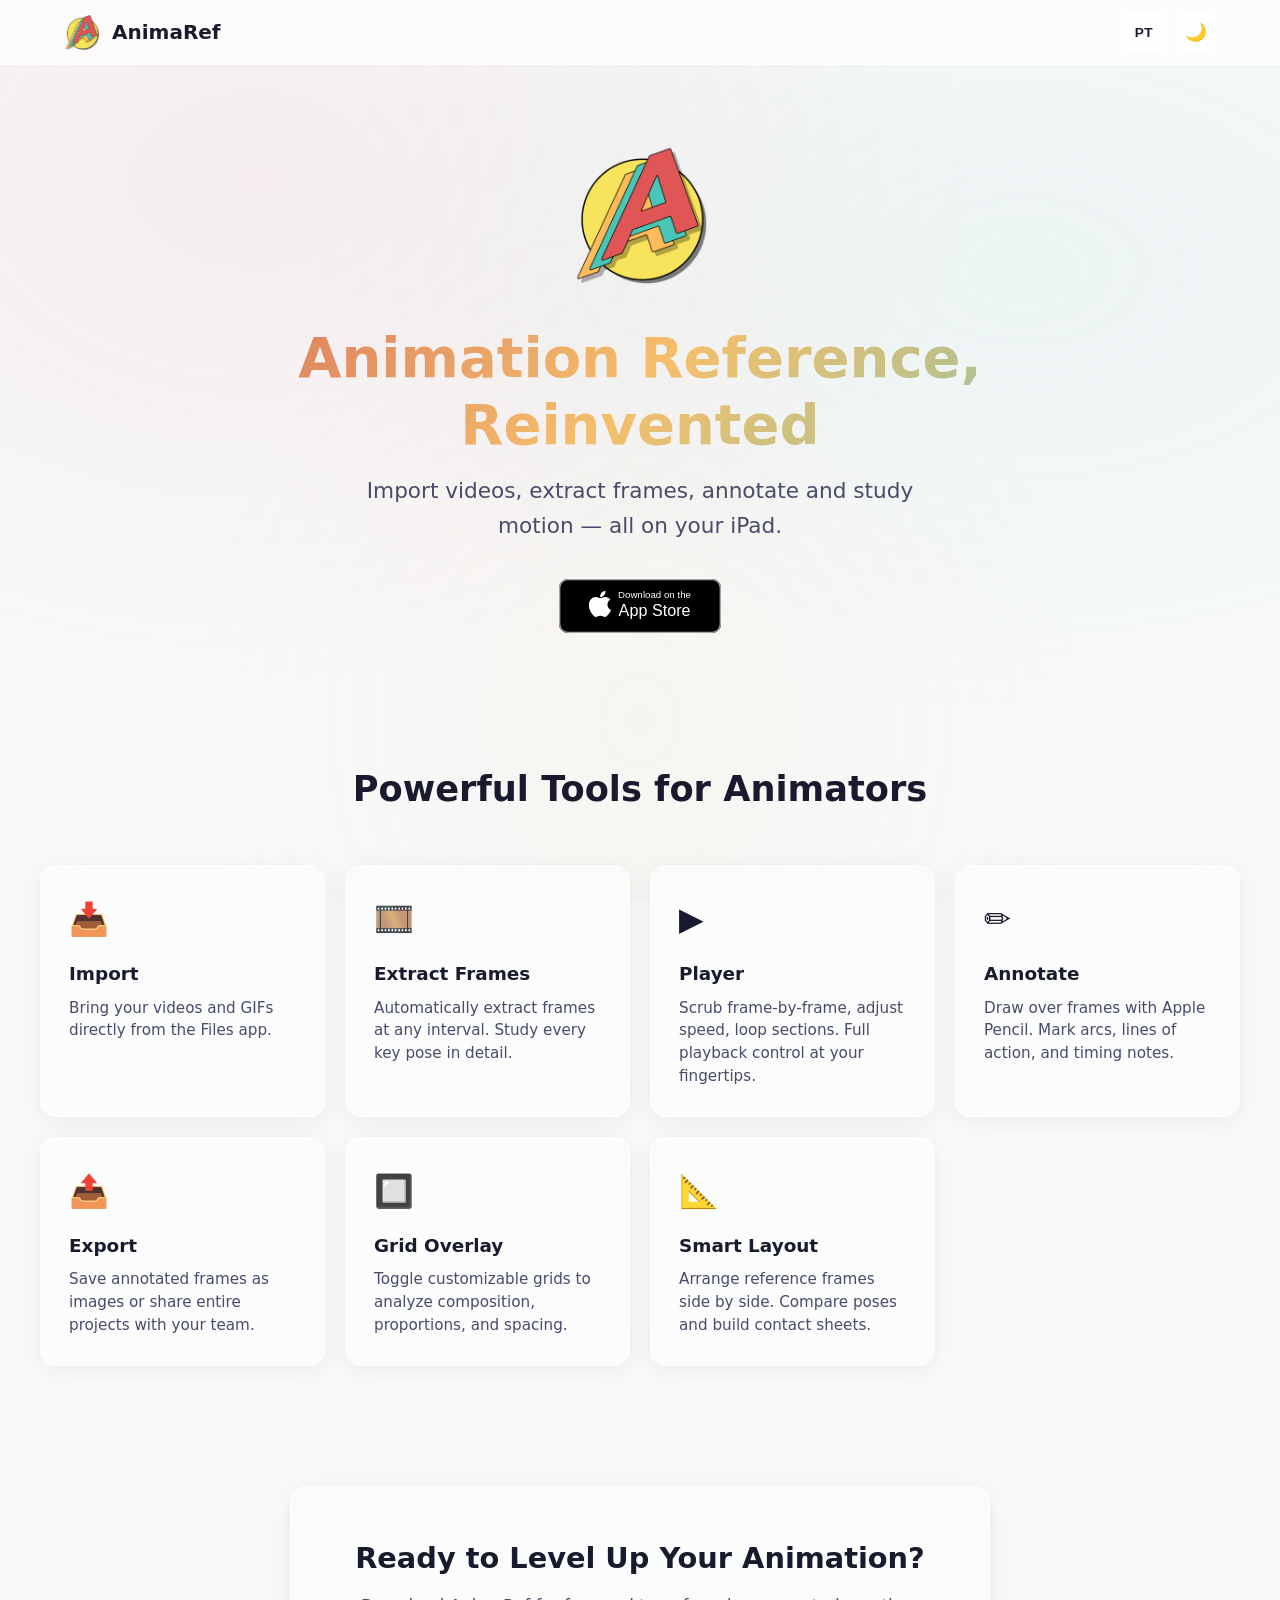
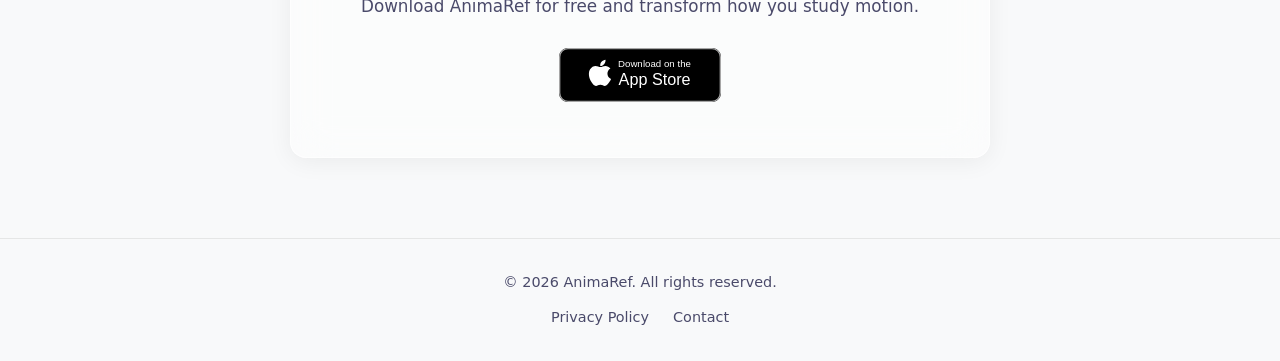
<file: index.html>
<!DOCTYPE html>
<html lang="en" data-theme="light" data-active-lang="en">
<head>
  <meta charset="UTF-8">
  <meta name="viewport" content="width=device-width, initial-scale=1.0">
  <title>AnimaRef — Animation Reference Player for iPad</title>
  <meta name="description" content="AnimaRef is the ultimate animation reference tool for iPad. Import videos, extract frames, annotate, and study motion — all offline and private.">
  <meta name="theme-color" content="#D05E59">
  <link rel="icon" type="image/png" href="assets/logo.png">
  <link rel="apple-touch-icon" href="assets/logo.png">
  <link rel="stylesheet" href="css/style.css">
</head>
<body>

  <!-- Navigation -->
  <nav class="nav">
    <div class="nav-inner">
      <a href="index.html" class="nav-brand">
        <img src="assets/logo.png" alt="AnimaRef logo" width="36" height="36">
        <span>AnimaRef</span>
      </a>
      <div class="nav-controls">
        <button id="lang-toggle" class="nav-btn lang-btn" aria-label="Toggle language">PT</button>
        <button id="theme-toggle" class="nav-btn" aria-label="Toggle dark mode">🌙</button>
      </div>
    </div>
  </nav>

  <main>
    <!-- Hero -->
    <section class="hero">
      <img src="assets/logo.png" alt="AnimaRef app icon" class="hero-logo" width="140" height="140">
      <h1 class="hero-title">
        <span data-lang-en>Animation Reference,<br>Reinvented</span>
        <span data-lang-pt>Referência de Animação,<br>Reinventada</span>
      </h1>
      <p class="hero-tagline">
        <span data-lang-en>Import videos, extract frames, annotate and study motion — all on your iPad.</span>
        <span data-lang-pt>Importe vídeos, extraia frames, anote e estude movimento — tudo no seu iPad.</span>
      </p>
      <a href="#" class="hero-badge" aria-label="Download on the App Store">
        <img src="assets/app-store-badge.svg" alt="Download on the App Store" height="54">
      </a>
    </section>

    <!-- Features -->
    <section class="features">
      <h2 class="section-title reveal">
        <span data-lang-en>Powerful Tools for Animators</span>
        <span data-lang-pt>Ferramentas Poderosas para Animadores</span>
      </h2>
      <div class="features-grid">

        <div class="feature-card glass reveal">
          <span class="feature-icon">📥</span>
          <h3>
            <span data-lang-en>Import</span>
            <span data-lang-pt>Importar</span>
          </h3>
          <p>
            <span data-lang-en>Bring your videos and GIFs directly from the Files app.</span>
            <span data-lang-pt>Traga seus vídeos e GIFs diretamente do app Arquivos.</span>
          </p>
        </div>

        <div class="feature-card glass reveal">
          <span class="feature-icon">🎞️</span>
          <h3>
            <span data-lang-en>Extract Frames</span>
            <span data-lang-pt>Extrair Frames</span>
          </h3>
          <p>
            <span data-lang-en>Automatically extract frames at any interval. Study every key pose in detail.</span>
            <span data-lang-pt>Extraia frames automaticamente em qualquer intervalo. Estude cada pose-chave em detalhe.</span>
          </p>
        </div>

        <div class="feature-card glass reveal">
          <span class="feature-icon">▶️</span>
          <h3>
            <span data-lang-en>Player</span>
            <span data-lang-pt>Player</span>
          </h3>
          <p>
            <span data-lang-en>Scrub frame-by-frame, adjust speed, loop sections. Full playback control at your fingertips.</span>
            <span data-lang-pt>Navegue frame a frame, ajuste velocidade, faça loop de trechos. Controle total de reprodução.</span>
          </p>
        </div>

        <div class="feature-card glass reveal">
          <span class="feature-icon">✏️</span>
          <h3>
            <span data-lang-en>Annotate</span>
            <span data-lang-pt>Anotar</span>
          </h3>
          <p>
            <span data-lang-en>Draw over frames with Apple Pencil. Mark arcs, lines of action, and timing notes.</span>
            <span data-lang-pt>Desenhe sobre frames com Apple Pencil. Marque arcos, linhas de ação e notas de timing.</span>
          </p>
        </div>

        <div class="feature-card glass reveal">
          <span class="feature-icon">📤</span>
          <h3>
            <span data-lang-en>Export</span>
            <span data-lang-pt>Exportar</span>
          </h3>
          <p>
            <span data-lang-en>Save annotated frames as images or share entire projects with your team.</span>
            <span data-lang-pt>Salve frames anotados como imagens ou compartilhe projetos com sua equipe.</span>
          </p>
        </div>

        <div class="feature-card glass reveal">
          <span class="feature-icon">🔲</span>
          <h3>
            <span data-lang-en>Grid Overlay</span>
            <span data-lang-pt>Grade</span>
          </h3>
          <p>
            <span data-lang-en>Toggle customizable grids to analyze composition, proportions, and spacing.</span>
            <span data-lang-pt>Ative grades personalizáveis para analisar composição, proporções e espaçamento.</span>
          </p>
        </div>

        <div class="feature-card glass reveal">
          <span class="feature-icon">📐</span>
          <h3>
            <span data-lang-en>Smart Layout</span>
            <span data-lang-pt>Layout Inteligente</span>
          </h3>
          <p>
            <span data-lang-en>Arrange reference frames side by side. Compare poses and build contact sheets.</span>
            <span data-lang-pt>Organize frames de referência lado a lado. Compare poses e crie folhas de contato.</span>
          </p>
        </div>

      </div>
    </section>

    <!-- CTA -->
    <section class="cta">
      <div class="cta-card glass reveal">
        <h2>
          <span data-lang-en>Ready to Level Up Your Animation?</span>
          <span data-lang-pt>Pronto para Elevar Sua Animação?</span>
        </h2>
        <p>
          <span data-lang-en>Download AnimaRef for free and transform how you study motion.</span>
          <span data-lang-pt>Baixe o AnimaRef gratuitamente e transforme como você estuda movimento.</span>
        </p>
        <a href="#" class="hero-badge" aria-label="Download on the App Store">
          <img src="assets/app-store-badge.svg" alt="Download on the App Store" height="54">
        </a>
      </div>
    </section>
  </main>

  <!-- Footer -->
  <footer class="footer">
    <div class="footer-inner">
      <p>&copy; <span class="current-year"></span> AnimaRef. <span data-lang-en>All rights reserved.</span><span data-lang-pt>Todos os direitos reservados.</span></p>
      <div class="footer-links">
        <a href="privacy.html">
          <span data-lang-en>Privacy Policy</span>
          <span data-lang-pt>Política de Privacidade</span>
        </a>
        <a href="mailto:gamedevnitro@gmail.com">
          <span data-lang-en>Contact</span>
          <span data-lang-pt>Contato</span>
        </a>
      </div>
    </div>
  </footer>

  <script src="js/main.js"></script>
</body>
</html>
</file>
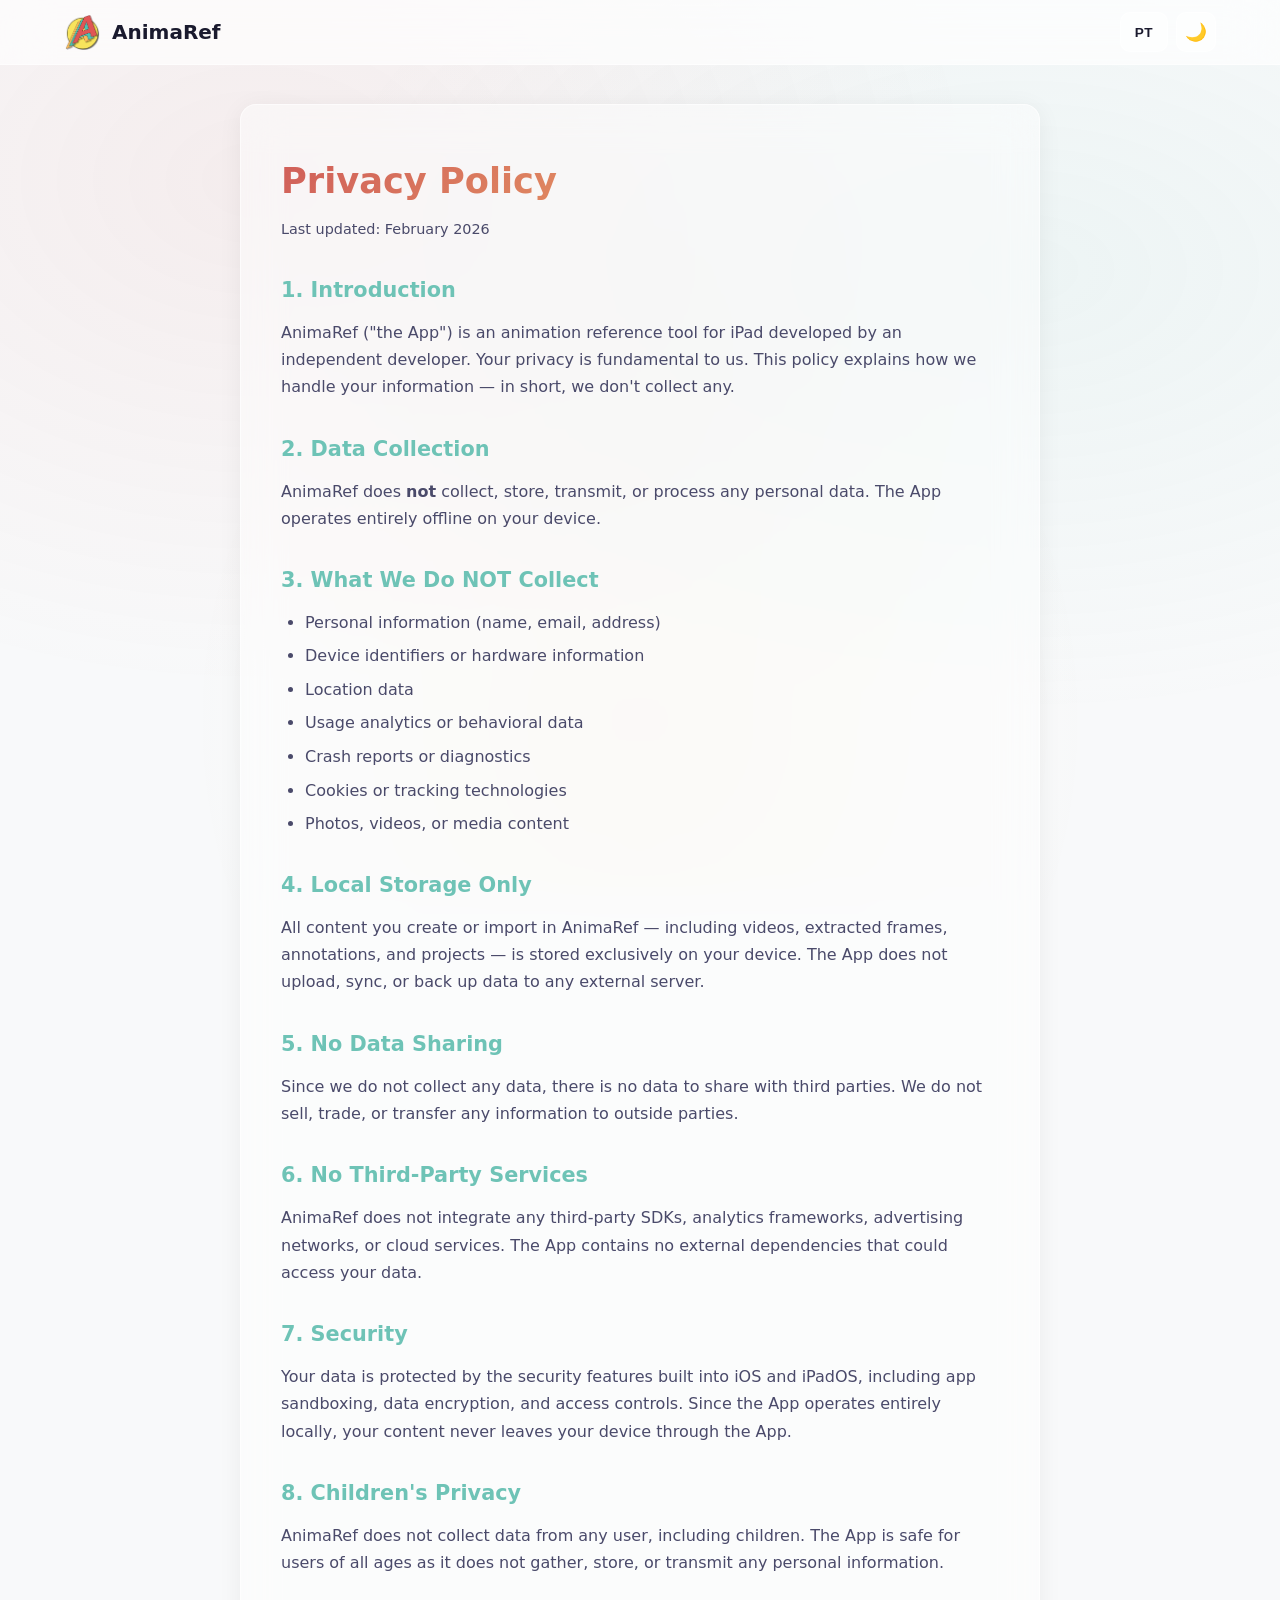
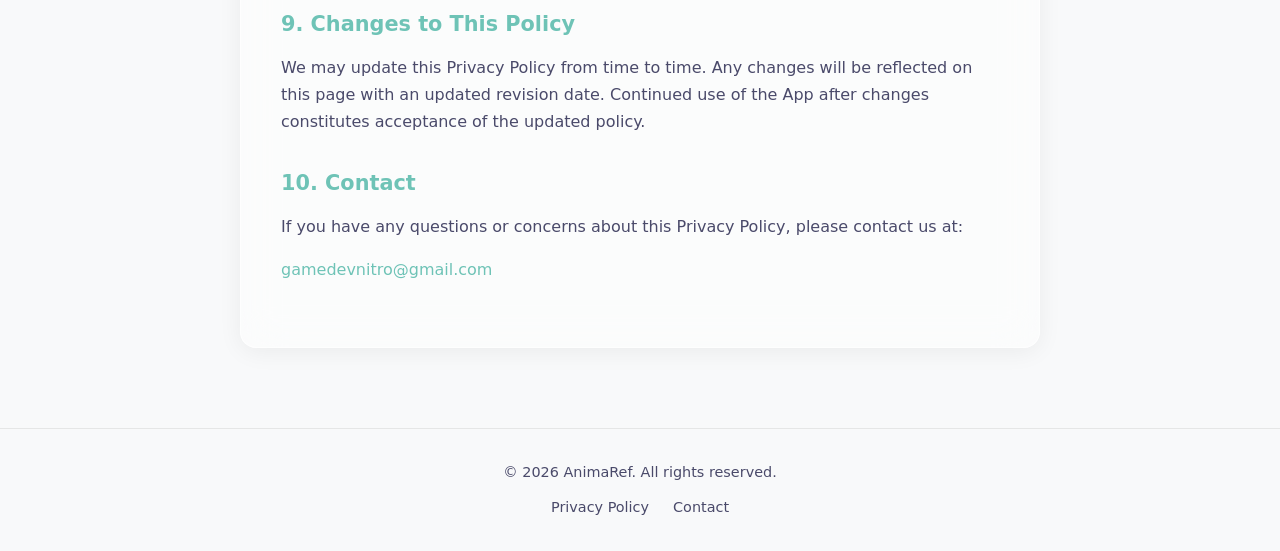
<file: privacy.html>
<!DOCTYPE html>
<html lang="en" data-theme="light" data-active-lang="en">
<head>
  <meta charset="UTF-8">
  <meta name="viewport" content="width=device-width, initial-scale=1.0">
  <title>Privacy Policy — AnimaRef</title>
  <meta name="description" content="AnimaRef Privacy Policy. We do not collect any personal data.">
  <meta name="theme-color" content="#D05E59">
  <link rel="icon" type="image/png" href="assets/logo.png">
  <link rel="apple-touch-icon" href="assets/logo.png">
  <link rel="stylesheet" href="css/style.css">
</head>
<body>

  <!-- Navigation -->
  <nav class="nav">
    <div class="nav-inner">
      <a href="index.html" class="nav-brand">
        <img src="assets/logo.png" alt="AnimaRef logo" width="36" height="36">
        <span>AnimaRef</span>
      </a>
      <div class="nav-controls">
        <button id="lang-toggle" class="nav-btn lang-btn" aria-label="Toggle language">PT</button>
        <button id="theme-toggle" class="nav-btn" aria-label="Toggle dark mode">🌙</button>
      </div>
    </div>
  </nav>

  <main>
    <div class="container">
      <div class="privacy-content glass">

        <!-- English -->
        <div data-lang-en>
          <h1>Privacy Policy</h1>
          <p class="privacy-updated">Last updated: February 2026</p>

          <h2>1. Introduction</h2>
          <p>AnimaRef ("the App") is an animation reference tool for iPad developed by an independent developer. Your privacy is fundamental to us. This policy explains how we handle your information — in short, we don't collect any.</p>

          <h2>2. Data Collection</h2>
          <p>AnimaRef does <strong>not</strong> collect, store, transmit, or process any personal data. The App operates entirely offline on your device.</p>

          <h2>3. What We Do NOT Collect</h2>
          <ul>
            <li>Personal information (name, email, address)</li>
            <li>Device identifiers or hardware information</li>
            <li>Location data</li>
            <li>Usage analytics or behavioral data</li>
            <li>Crash reports or diagnostics</li>
            <li>Cookies or tracking technologies</li>
            <li>Photos, videos, or media content</li>
          </ul>

          <h2>4. Local Storage Only</h2>
          <p>All content you create or import in AnimaRef — including videos, extracted frames, annotations, and projects — is stored exclusively on your device. The App does not upload, sync, or back up data to any external server.</p>

          <h2>5. No Data Sharing</h2>
          <p>Since we do not collect any data, there is no data to share with third parties. We do not sell, trade, or transfer any information to outside parties.</p>

          <h2>6. No Third-Party Services</h2>
          <p>AnimaRef does not integrate any third-party SDKs, analytics frameworks, advertising networks, or cloud services. The App contains no external dependencies that could access your data.</p>

          <h2>7. Security</h2>
          <p>Your data is protected by the security features built into iOS and iPadOS, including app sandboxing, data encryption, and access controls. Since the App operates entirely locally, your content never leaves your device through the App.</p>

          <h2>8. Children's Privacy</h2>
          <p>AnimaRef does not collect data from any user, including children. The App is safe for users of all ages as it does not gather, store, or transmit any personal information.</p>

          <h2>9. Changes to This Policy</h2>
          <p>We may update this Privacy Policy from time to time. Any changes will be reflected on this page with an updated revision date. Continued use of the App after changes constitutes acceptance of the updated policy.</p>

          <h2>10. Contact</h2>
          <p>If you have any questions or concerns about this Privacy Policy, please contact us at:</p>
          <p><a href="mailto:gamedevnitro@gmail.com">gamedevnitro@gmail.com</a></p>
        </div>

        <!-- Português -->
        <div data-lang-pt>
          <h1>Política de Privacidade</h1>
          <p class="privacy-updated">Última atualização: Fevereiro de 2026</p>

          <h2>1. Introdução</h2>
          <p>AnimaRef ("o App") é uma ferramenta de referência de animação para iPad desenvolvida por um desenvolvedor independente. Sua privacidade é fundamental para nós. Esta política explica como tratamos suas informações — resumindo, não coletamos nenhuma.</p>

          <h2>2. Coleta de Dados</h2>
          <p>O AnimaRef <strong>não</strong> coleta, armazena, transmite ou processa nenhum dado pessoal. O App funciona inteiramente offline no seu dispositivo.</p>

          <h2>3. O Que NÃO Coletamos</h2>
          <ul>
            <li>Informações pessoais (nome, email, endereço)</li>
            <li>Identificadores de dispositivo ou informações de hardware</li>
            <li>Dados de localização</li>
            <li>Análises de uso ou dados comportamentais</li>
            <li>Relatórios de falhas ou diagnósticos</li>
            <li>Cookies ou tecnologias de rastreamento</li>
            <li>Fotos, vídeos ou conteúdo de mídia</li>
          </ul>

          <h2>4. Armazenamento Local Apenas</h2>
          <p>Todo conteúdo que você cria ou importa no AnimaRef — incluindo vídeos, frames extraídos, anotações e projetos — é armazenado exclusivamente no seu dispositivo. O App não faz upload, sincronização ou backup de dados para nenhum servidor externo.</p>

          <h2>5. Sem Compartilhamento de Dados</h2>
          <p>Como não coletamos nenhum dado, não há dados para compartilhar com terceiros. Não vendemos, negociamos ou transferimos nenhuma informação para partes externas.</p>

          <h2>6. Sem Serviços de Terceiros</h2>
          <p>O AnimaRef não integra nenhum SDK de terceiros, frameworks de análise, redes de publicidade ou serviços em nuvem. O App não contém dependências externas que possam acessar seus dados.</p>

          <h2>7. Segurança</h2>
          <p>Seus dados são protegidos pelos recursos de segurança nativos do iOS e iPadOS, incluindo sandboxing de apps, criptografia de dados e controles de acesso. Como o App opera inteiramente de forma local, seu conteúdo nunca sai do seu dispositivo através do App.</p>

          <h2>8. Privacidade de Crianças</h2>
          <p>O AnimaRef não coleta dados de nenhum usuário, incluindo crianças. O App é seguro para usuários de todas as idades, pois não coleta, armazena ou transmite nenhuma informação pessoal.</p>

          <h2>9. Alterações nesta Política</h2>
          <p>Podemos atualizar esta Política de Privacidade periodicamente. Quaisquer alterações serão refletidas nesta página com uma data de revisão atualizada. O uso continuado do App após as alterações constitui aceitação da política atualizada.</p>

          <h2>10. Contato</h2>
          <p>Se você tiver qualquer dúvida ou preocupação sobre esta Política de Privacidade, entre em contato conosco em:</p>
          <p><a href="mailto:gamedevnitro@gmail.com">gamedevnitro@gmail.com</a></p>
        </div>

      </div>
    </div>
  </main>

  <!-- Footer -->
  <footer class="footer">
    <div class="footer-inner">
      <p>&copy; <span class="current-year"></span> AnimaRef. <span data-lang-en>All rights reserved.</span><span data-lang-pt>Todos os direitos reservados.</span></p>
      <div class="footer-links">
        <a href="privacy.html">
          <span data-lang-en>Privacy Policy</span>
          <span data-lang-pt>Política de Privacidade</span>
        </a>
        <a href="mailto:gamedevnitro@gmail.com">
          <span data-lang-en>Contact</span>
          <span data-lang-pt>Contato</span>
        </a>
      </div>
    </div>
  </footer>

  <script src="js/main.js"></script>
</body>
</html>
</file>
<file: css/style.css>
/* ============================================
   AnimaRef Design System
   ============================================ */

/* --- CSS Custom Properties --- */
:root {
  /* Brand colors */
  --brand-red: #D05E59;
  --brand-gold: #F4BF6B;
  --brand-teal: #6EC3B6;
  --brand-gold-secondary: #F4E472;

  /* Light mode */
  --bg-primary: #f8f9fa;
  --bg-secondary: #ffffff;
  --text-primary: #1a1a2e;
  --text-secondary: #4a4a6a;
  --glass-bg: rgba(255, 255, 255, 0.45);
  --glass-border: rgba(255, 255, 255, 0.6);
  --glass-shadow: rgba(0, 0, 0, 0.06);
  --nav-bg: rgba(255, 255, 255, 0.65);
  --card-hover-shadow: rgba(0, 0, 0, 0.1);
  --divider: rgba(0, 0, 0, 0.08);
}

[data-theme="dark"] {
  --bg-primary: #0f0f1a;
  --bg-secondary: #1a1a2e;
  --text-primary: #e8e8f0;
  --text-secondary: #a0a0b8;
  --glass-bg: rgba(30, 30, 50, 0.5);
  --glass-border: rgba(255, 255, 255, 0.1);
  --glass-shadow: rgba(0, 0, 0, 0.2);
  --nav-bg: rgba(15, 15, 26, 0.75);
  --card-hover-shadow: rgba(0, 0, 0, 0.3);
  --divider: rgba(255, 255, 255, 0.08);
}

/* --- Reset & Base --- */
*,
*::before,
*::after {
  margin: 0;
  padding: 0;
  box-sizing: border-box;
}

html {
  scroll-behavior: smooth;
}

body {
  font-family: -apple-system, "SF Pro Display", "SF Pro Text", "Helvetica Neue",
    system-ui, sans-serif;
  color: var(--text-primary);
  background-color: var(--bg-primary);
  line-height: 1.6;
  min-height: 100vh;
  overflow-x: hidden;
  transition: background-color 0.3s ease, color 0.3s ease;
}

/* --- Background Gradient --- */
body::before {
  content: "";
  position: fixed;
  top: 0;
  left: 0;
  width: 100%;
  height: 100%;
  background:
    radial-gradient(ellipse at 20% 20%, rgba(208, 94, 89, 0.08) 0%, transparent 50%),
    radial-gradient(ellipse at 80% 30%, rgba(110, 195, 182, 0.08) 0%, transparent 50%),
    radial-gradient(ellipse at 50% 80%, rgba(244, 191, 107, 0.06) 0%, transparent 50%);
  pointer-events: none;
  z-index: 0;
}

[data-theme="dark"] body::before {
  background:
    radial-gradient(ellipse at 20% 20%, rgba(208, 94, 89, 0.12) 0%, transparent 50%),
    radial-gradient(ellipse at 80% 30%, rgba(110, 195, 182, 0.1) 0%, transparent 50%),
    radial-gradient(ellipse at 50% 80%, rgba(244, 191, 107, 0.08) 0%, transparent 50%);
}

/* --- Glass Effect --- */
.glass {
  background: var(--glass-bg);
  backdrop-filter: blur(20px);
  -webkit-backdrop-filter: blur(20px);
  border: 1px solid var(--glass-border);
  border-radius: 16px;
  box-shadow: 0 4px 24px var(--glass-shadow);
}

/* --- Navigation --- */
.nav {
  position: fixed;
  top: 0;
  left: 0;
  right: 0;
  z-index: 100;
  background: var(--nav-bg);
  backdrop-filter: blur(24px);
  -webkit-backdrop-filter: blur(24px);
  border-bottom: 1px solid var(--glass-border);
  transition: background 0.3s ease;
}

.nav-inner {
  max-width: 1200px;
  margin: 0 auto;
  padding: 0 24px;
  height: 64px;
  display: flex;
  align-items: center;
  justify-content: space-between;
}

.nav-brand {
  display: flex;
  align-items: center;
  gap: 12px;
  text-decoration: none;
  color: var(--text-primary);
  font-weight: 700;
  font-size: 1.25rem;
}

.nav-brand img {
  width: 36px;
  height: 36px;
}

.nav-controls {
  display: flex;
  align-items: center;
  gap: 8px;
}

.nav-btn {
  display: flex;
  align-items: center;
  justify-content: center;
  width: 40px;
  height: 40px;
  border: 1px solid var(--glass-border);
  border-radius: 10px;
  background: var(--glass-bg);
  color: var(--text-primary);
  cursor: pointer;
  font-size: 1.1rem;
  transition: all 0.2s ease;
}

.nav-btn:hover {
  border-color: var(--brand-teal);
  box-shadow: 0 2px 12px rgba(110, 195, 182, 0.2);
}

.lang-btn {
  width: auto;
  padding: 0 14px;
  font-size: 0.85rem;
  font-weight: 600;
  letter-spacing: 0.5px;
}

/* --- Main Content --- */
main {
  position: relative;
  z-index: 1;
  padding-top: 64px;
}

.container {
  max-width: 1200px;
  margin: 0 auto;
  padding: 0 24px;
}

/* --- Hero Section --- */
.hero {
  text-align: center;
  padding: 80px 24px 60px;
}

.hero-logo {
  width: 140px;
  height: 140px;
  animation: float 6s ease-in-out infinite;
}

.hero-title {
  font-size: clamp(2.2rem, 5vw, 3.5rem);
  font-weight: 800;
  margin-top: 32px;
  background: linear-gradient(135deg, var(--brand-red), var(--brand-gold), var(--brand-teal));
  -webkit-background-clip: text;
  background-clip: text;
  -webkit-text-fill-color: transparent;
  line-height: 1.2;
}

.hero-tagline {
  font-size: clamp(1.1rem, 2.5vw, 1.35rem);
  color: var(--text-secondary);
  margin-top: 16px;
  max-width: 600px;
  margin-left: auto;
  margin-right: auto;
}

.hero-badge {
  margin-top: 36px;
  display: inline-block;
}

.hero-badge img {
  height: 54px;
  transition: transform 0.2s ease;
}

.hero-badge:hover img {
  transform: scale(1.05);
}

/* --- Features Section --- */
.features {
  padding: 60px 24px 80px;
}

.section-title {
  text-align: center;
  font-size: clamp(1.6rem, 3vw, 2.2rem);
  font-weight: 700;
  margin-bottom: 48px;
}

.features-grid {
  display: grid;
  grid-template-columns: repeat(auto-fit, minmax(280px, 1fr));
  gap: 20px;
  max-width: 1200px;
  margin: 0 auto;
}

.feature-card {
  padding: 28px;
  transition: transform 0.3s ease, box-shadow 0.3s ease;
}

.feature-card:hover {
  transform: translateY(-4px);
  box-shadow: 0 8px 32px var(--card-hover-shadow);
}

.feature-icon {
  font-size: 2rem;
  margin-bottom: 14px;
  display: block;
}

.feature-card h3 {
  font-size: 1.15rem;
  font-weight: 700;
  margin-bottom: 8px;
}

.feature-card p {
  font-size: 0.95rem;
  color: var(--text-secondary);
  line-height: 1.5;
}

/* --- CTA Section --- */
.cta {
  padding: 40px 24px 80px;
}

.cta-card {
  max-width: 700px;
  margin: 0 auto;
  padding: 48px 40px;
  text-align: center;
}

.cta-card h2 {
  font-size: clamp(1.4rem, 3vw, 1.8rem);
  font-weight: 700;
  margin-bottom: 12px;
}

.cta-card p {
  color: var(--text-secondary);
  margin-bottom: 28px;
  font-size: 1.05rem;
}

.cta-card .hero-badge {
  margin-top: 0;
}

/* --- Footer --- */
.footer {
  border-top: 1px solid var(--divider);
  padding: 32px 24px;
  text-align: center;
  color: var(--text-secondary);
  font-size: 0.9rem;
}

.footer-inner {
  max-width: 1200px;
  margin: 0 auto;
  display: flex;
  flex-direction: column;
  align-items: center;
  gap: 12px;
}

.footer-links {
  display: flex;
  gap: 24px;
  flex-wrap: wrap;
  justify-content: center;
}

.footer-links a {
  color: var(--text-secondary);
  text-decoration: none;
  transition: color 0.2s ease;
}

.footer-links a:hover {
  color: var(--brand-teal);
}

/* --- Privacy Page --- */
.privacy-content {
  max-width: 800px;
  margin: 40px auto 80px;
  padding: 48px 40px;
}

.privacy-content h1 {
  font-size: clamp(1.6rem, 3vw, 2.2rem);
  font-weight: 800;
  margin-bottom: 8px;
  background: linear-gradient(135deg, var(--brand-red), var(--brand-gold));
  -webkit-background-clip: text;
  background-clip: text;
  -webkit-text-fill-color: transparent;
}

.privacy-content .privacy-updated {
  color: var(--text-secondary);
  font-size: 0.9rem;
  margin-bottom: 32px;
}

.privacy-content h2 {
  font-size: 1.3rem;
  font-weight: 700;
  margin-top: 32px;
  margin-bottom: 12px;
  color: var(--brand-teal);
}

.privacy-content p {
  margin-bottom: 16px;
  color: var(--text-secondary);
  line-height: 1.7;
}

.privacy-content ul {
  margin-bottom: 16px;
  padding-left: 24px;
}

.privacy-content li {
  color: var(--text-secondary);
  margin-bottom: 8px;
  line-height: 1.6;
}

.privacy-content a {
  color: var(--brand-teal);
  text-decoration: none;
}

.privacy-content a:hover {
  text-decoration: underline;
}

/* --- Animations --- */
@keyframes float {
  0%, 100% { transform: translateY(0); }
  50% { transform: translateY(-12px); }
}

/* Scroll reveal */
.reveal {
  opacity: 0;
  transform: translateY(24px);
  transition: opacity 0.6s ease, transform 0.6s ease;
}

.reveal.visible {
  opacity: 1;
  transform: translateY(0);
}

/* Reduced motion */
@media (prefers-reduced-motion: reduce) {
  .hero-logo {
    animation: none;
  }

  .reveal {
    opacity: 1;
    transform: none;
    transition: none;
  }

  html {
    scroll-behavior: auto;
  }

  .feature-card {
    transition: none;
  }
}

/* --- Responsive --- */
@media (max-width: 768px) {
  .hero {
    padding: 60px 20px 40px;
  }

  .hero-logo {
    width: 110px;
    height: 110px;
    border-radius: 26px;
  }

  .hero-title {
    margin-top: 24px;
  }

  .features {
    padding: 40px 16px 60px;
  }

  .features-grid {
    grid-template-columns: 1fr;
    gap: 16px;
  }

  .cta-card {
    padding: 36px 24px;
  }

  .privacy-content {
    padding: 32px 24px;
    margin: 24px 16px 60px;
  }

  .nav-inner {
    padding: 0 16px;
  }
}

@media (max-width: 480px) {
  .hero-logo {
    width: 90px;
    height: 90px;
    border-radius: 22px;
  }

  .nav-brand span {
    font-size: 1.1rem;
  }

  .feature-card {
    padding: 22px;
  }
}

/* --- Utility --- */
[data-lang-en] { display: none; }
[data-lang-pt] { display: none; }

[data-active-lang="en"] [data-lang-en] { display: revert; }
[data-active-lang="pt"] [data-lang-pt] { display: revert; }

/* Fix for inline elements that should stay inline */
h1 [data-lang-en], h1 [data-lang-pt],
h2 [data-lang-en], h2 [data-lang-pt],
h3 [data-lang-en], h3 [data-lang-pt],
p [data-lang-en], p [data-lang-pt],
a [data-lang-en], a [data-lang-pt],
span [data-lang-en], span [data-lang-pt],
li [data-lang-en], li [data-lang-pt] {
  display: none;
}

[data-active-lang="en"] h1 [data-lang-en],
[data-active-lang="en"] h2 [data-lang-en],
[data-active-lang="en"] h3 [data-lang-en],
[data-active-lang="en"] p [data-lang-en],
[data-active-lang="en"] a [data-lang-en],
[data-active-lang="en"] span [data-lang-en],
[data-active-lang="en"] li [data-lang-en] {
  display: inline;
}

[data-active-lang="pt"] h1 [data-lang-pt],
[data-active-lang="pt"] h2 [data-lang-pt],
[data-active-lang="pt"] h3 [data-lang-pt],
[data-active-lang="pt"] p [data-lang-pt],
[data-active-lang="pt"] a [data-lang-pt],
[data-active-lang="pt"] span [data-lang-pt],
[data-active-lang="pt"] li [data-lang-pt] {
  display: inline;
}

/* Block-level lang elements */
.privacy-content > [data-lang-en],
.privacy-content > [data-lang-pt],
div[data-lang-en],
div[data-lang-pt],
section[data-lang-en],
section[data-lang-pt] {
  display: none;
}

[data-active-lang="en"] .privacy-content > [data-lang-en],
[data-active-lang="en"] div[data-lang-en],
[data-active-lang="en"] section[data-lang-en] {
  display: block;
}

[data-active-lang="pt"] .privacy-content > [data-lang-pt],
[data-active-lang="pt"] div[data-lang-pt],
[data-active-lang="pt"] section[data-lang-pt] {
  display: block;
}
</file>
